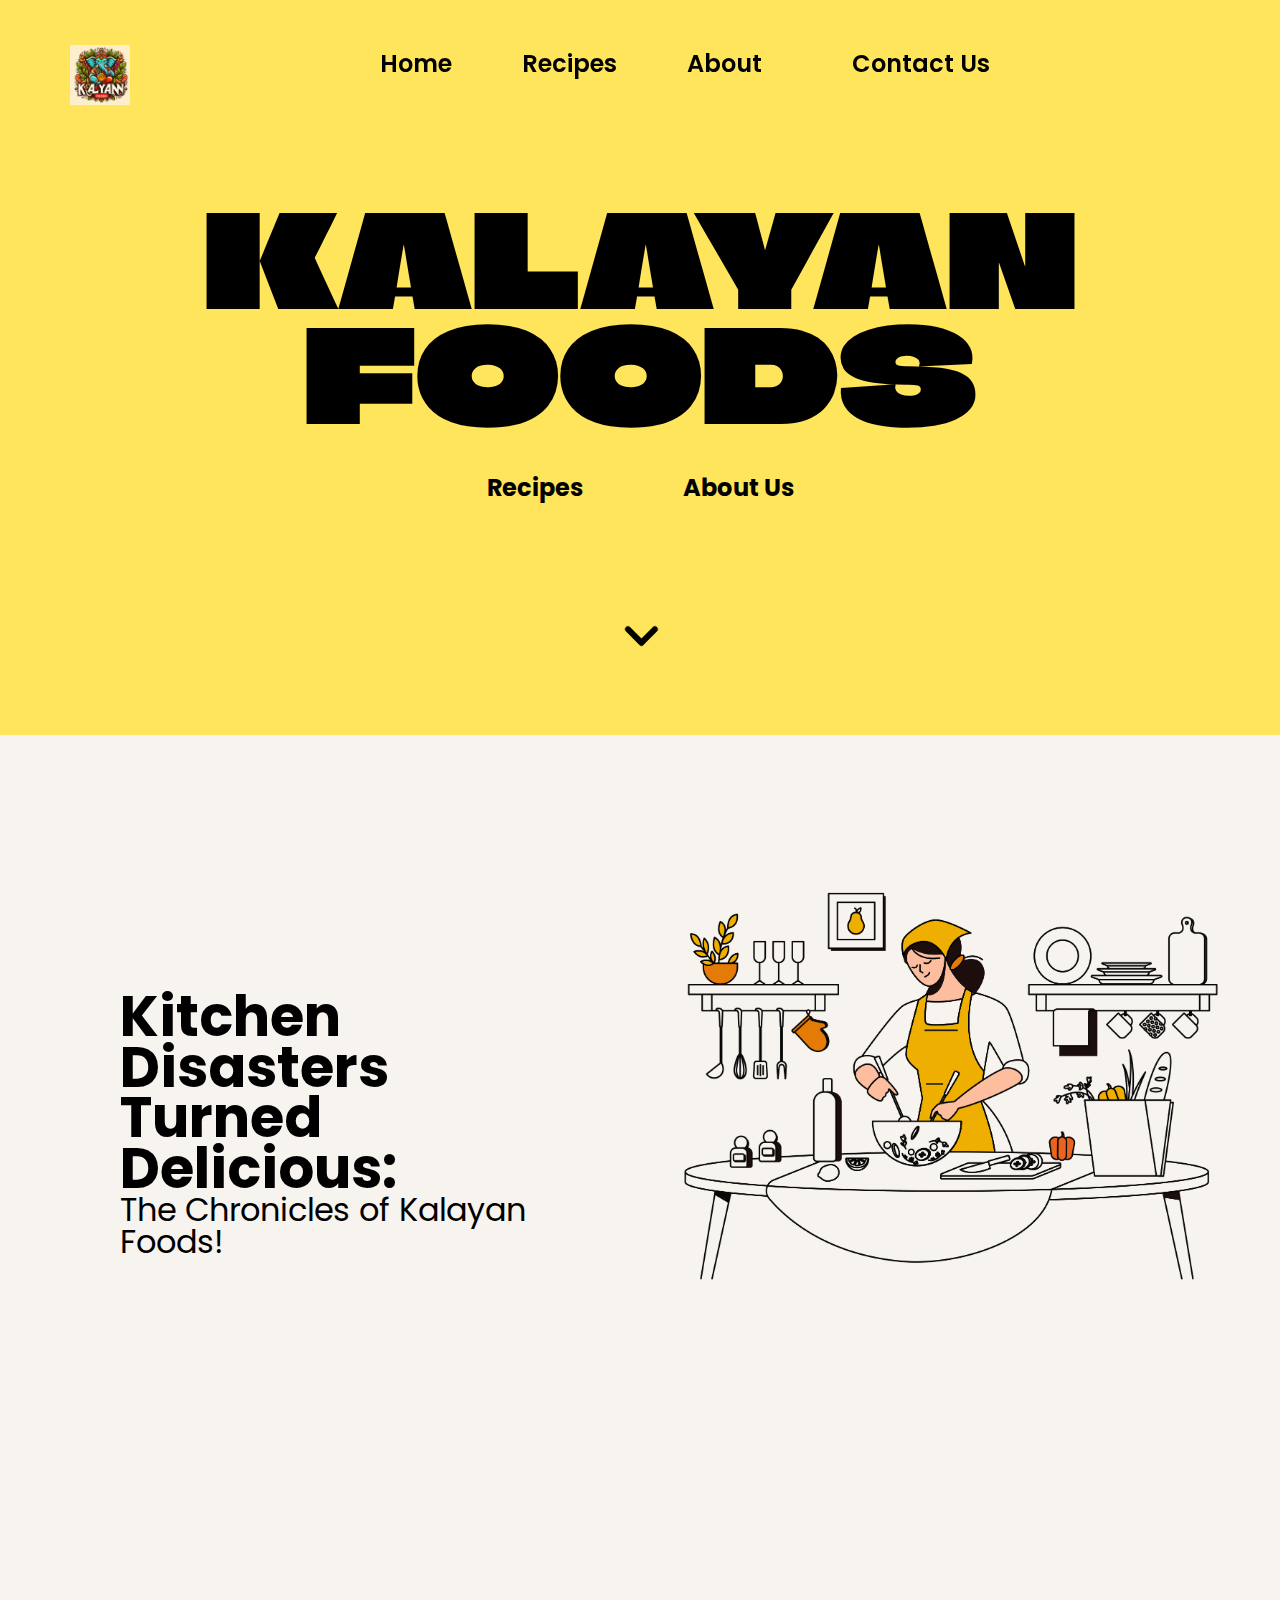
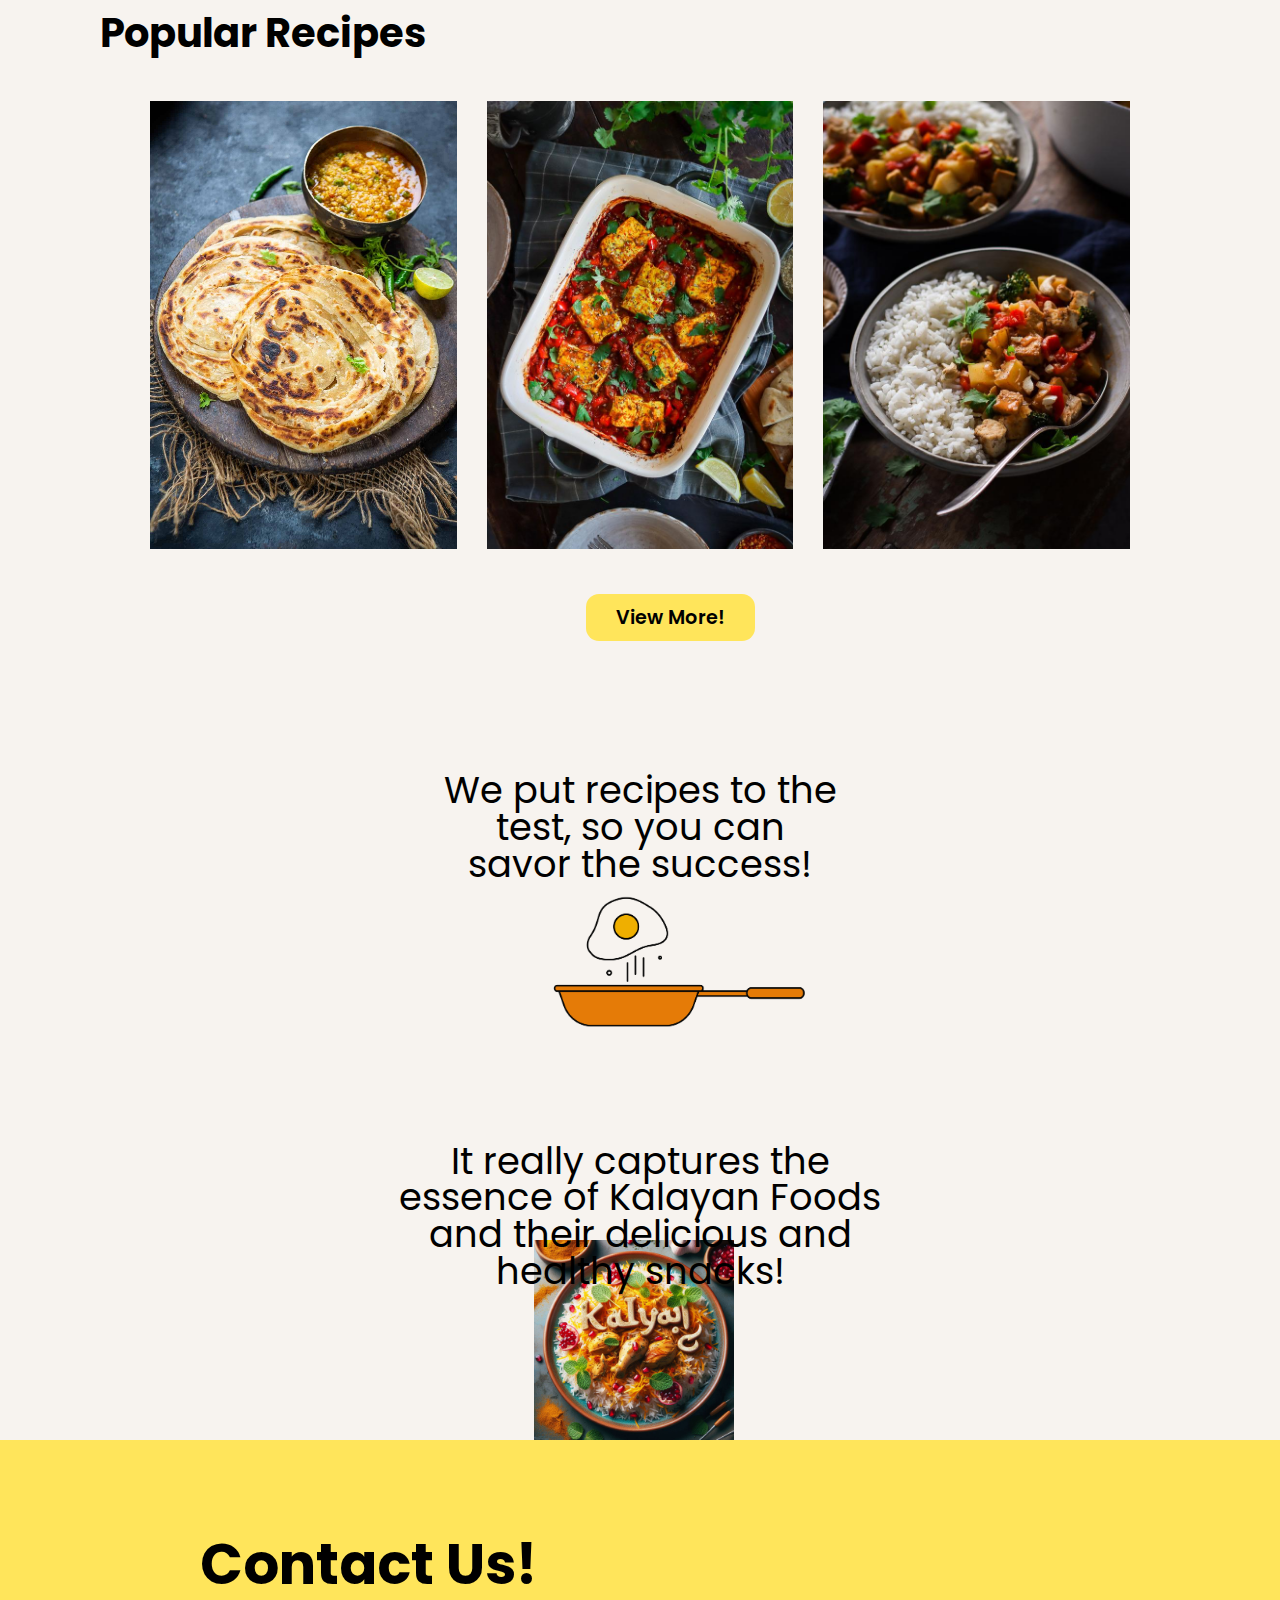
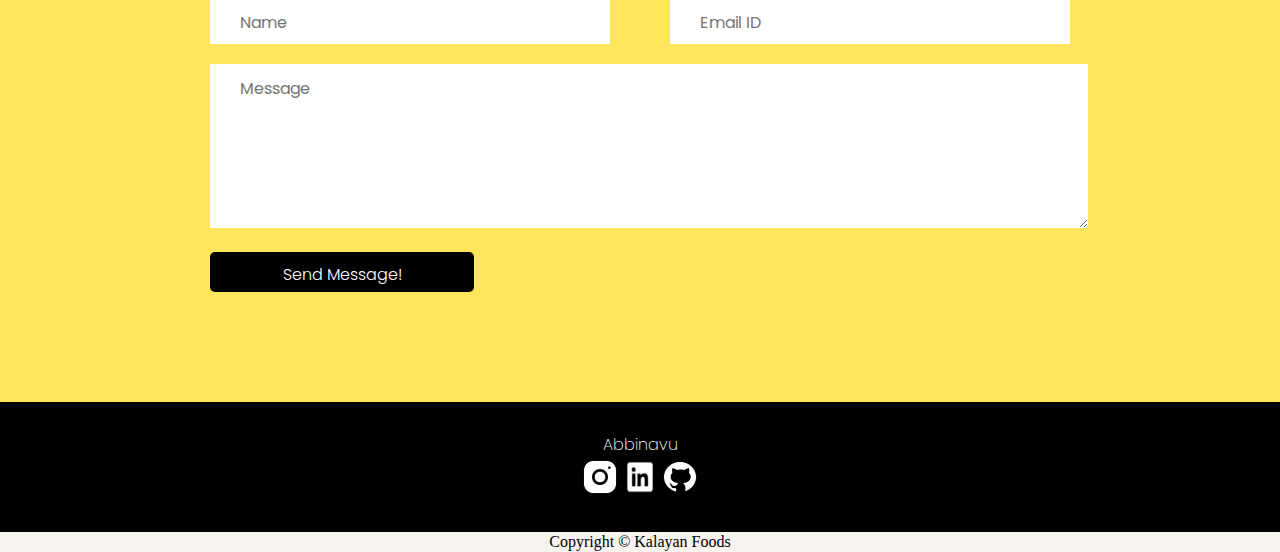
<file: index.html>
<!DOCTYPE html>
<html lang="en">

<head>
  <meta charset="UTF-8"><meta name="viewport" content="width=device-width, initial-scale=1.0">
  <title>Kalayan Foods | Home</title>
  <link href="./CSS files/landingpage.css" rel="stylesheet" type="text/css">
  <link rel="preconnect" href="https://fonts.googleapis.com">
  <link rel="preconnect" href="https://fonts.gstatic.com" crossorigin>
  <link href="https://fonts.googleapis.com/css2?family=Climate+Crisis&family=Poppins:ital,wght@0,400;0,600;0,700;0,800;0,900;1,400&display=swap" rel="stylesheet">
</head>

<body>
  <!-- setting up the Mouse cursor -->
  <div class="circle"></div>
  <div class="circle"></div>
  <div class="circle"></div>
  <div class="circle"></div>
  <div class="circle"></div>
  <div class="circle"></div>
  <div class="circle"></div>
  <div class="circle"></div>
  <div class="circle"></div>
  <div class="circle"></div>
  <div class="circle"></div>
  <div class="circle"></div>
  <div class="circle"></div>
  <div class="circle"></div>
  
  <!-- NAVBAR -->
  <div id="navbar">
        <div class="logo"></div>
        <div class="menu">
            <ul>
                <li><a href="#">Home</a></li>
                <li><a href="catalog.html">Recipes</a></li>
                <li><a href="aboutUs.html">About</a></li>
                <li><a href="index.html#contact" id="con">Contact Us</a></li>
            </ul>
        </div>

    </div>
  <div class="main_wrapper" id="main">
    <!-- Starting div of the landing page -->
    <div class="main_div">
      <h1>KALAYAN<br>FOODS</h1>
      <div class="menu2">
        <h2><a href="catalog.html">Recipes</a></h2>
        <h2><a href="aboutUs.html">About Us</a></h2>
      </div>
    </div>


  <!-- First hero section-->
    <a href="#hero_section1" id="arrow"><div class="arrow-container">
      <div class="arrow-down"></div>
    </div></a>
  </div>

  <div class="hero_section1" id="hero_section1">
    <div class="hero1">
      <h1>Kitchen Disasters Turned Delicious: </h1>
      <h3>The Chronicles of Kalayan Foods!</h3>
    </div>
    <div class="img1">
    </div>
  </div>


  <!-- Popular recipies div-->

<div class="popularrec">
  <h1>Popular Recipes</h1>
  <div class="cards">
    <a href="r1page.html"><img src="images/landing/r1.jpg" ></a>
    <a href="r3page.html"><img src="images/landing/r2.jpg"></a>
    <a href="r6page.html"><img src="images/landing/r3.jpg"></a>
  </div>
  <div class="viewmore"><a href="catalog.html">View More!</a></div>
 
</div>


  <!-- Second hero section -->

  <div class="hero_section2" >
    <div class="hero2">
      <h3>We put recipes to the <br>test, so you can<br>savor the success!</h3>
    </div>
    <div class="img2"></div>
  </div>


  <!-- Thumbnail -->

  <div class="hero_section2" >
    <div class="hero2">
      <h3> It really captures the essence of Kalayan Foods and their delicious and healthy snacks!</h3>
    </div>
    <div class="img3"></div>
  </div>
</body>


  <!-- Contact us-->
<div class="contactus" >
  <h1 id="contact">Contact Us!</h1>
  <form name="myform"  method="post" onsubmit="return validateemail();">
    <div class="formel" >
      <input type="text" placeholder="Name">
      <input type="email" id="email" placeholder="Email ID">
    </div>
    <textarea placeholder="Message" id="message"></textarea>
    <div class="mess"><input type="submit" value="Send Message!"></div>
  </form>
</div>

<script src="JS files/landing.js" type="text/javascript"></script>

<!-- Common footer for all subpages -->

<footer>
  <div class="footer">
    <div class="footer1">
      <h2>Abbinavu</h2>
      <div class="logos">
        <a href="https://www.instagram.com/abbinavu/" target="_blank"><img src="images/instalogo.png" ></a>
        <a href="https://www.linkedin.com/in/abbinavu-t-683997251/" target="_blank"><img src="images/linkedinlogo.png" ></a>
        <a href="https://github.com/Abbinavu" target="_blank"><img src="images/githublogo.png" ></a>
      </div>
    </div>
  </div>
</footer>
<p style="text-align: center; padding:1px; margin: 0;">Copyright &copy Kalayan Foods</p>

</html>
</file>
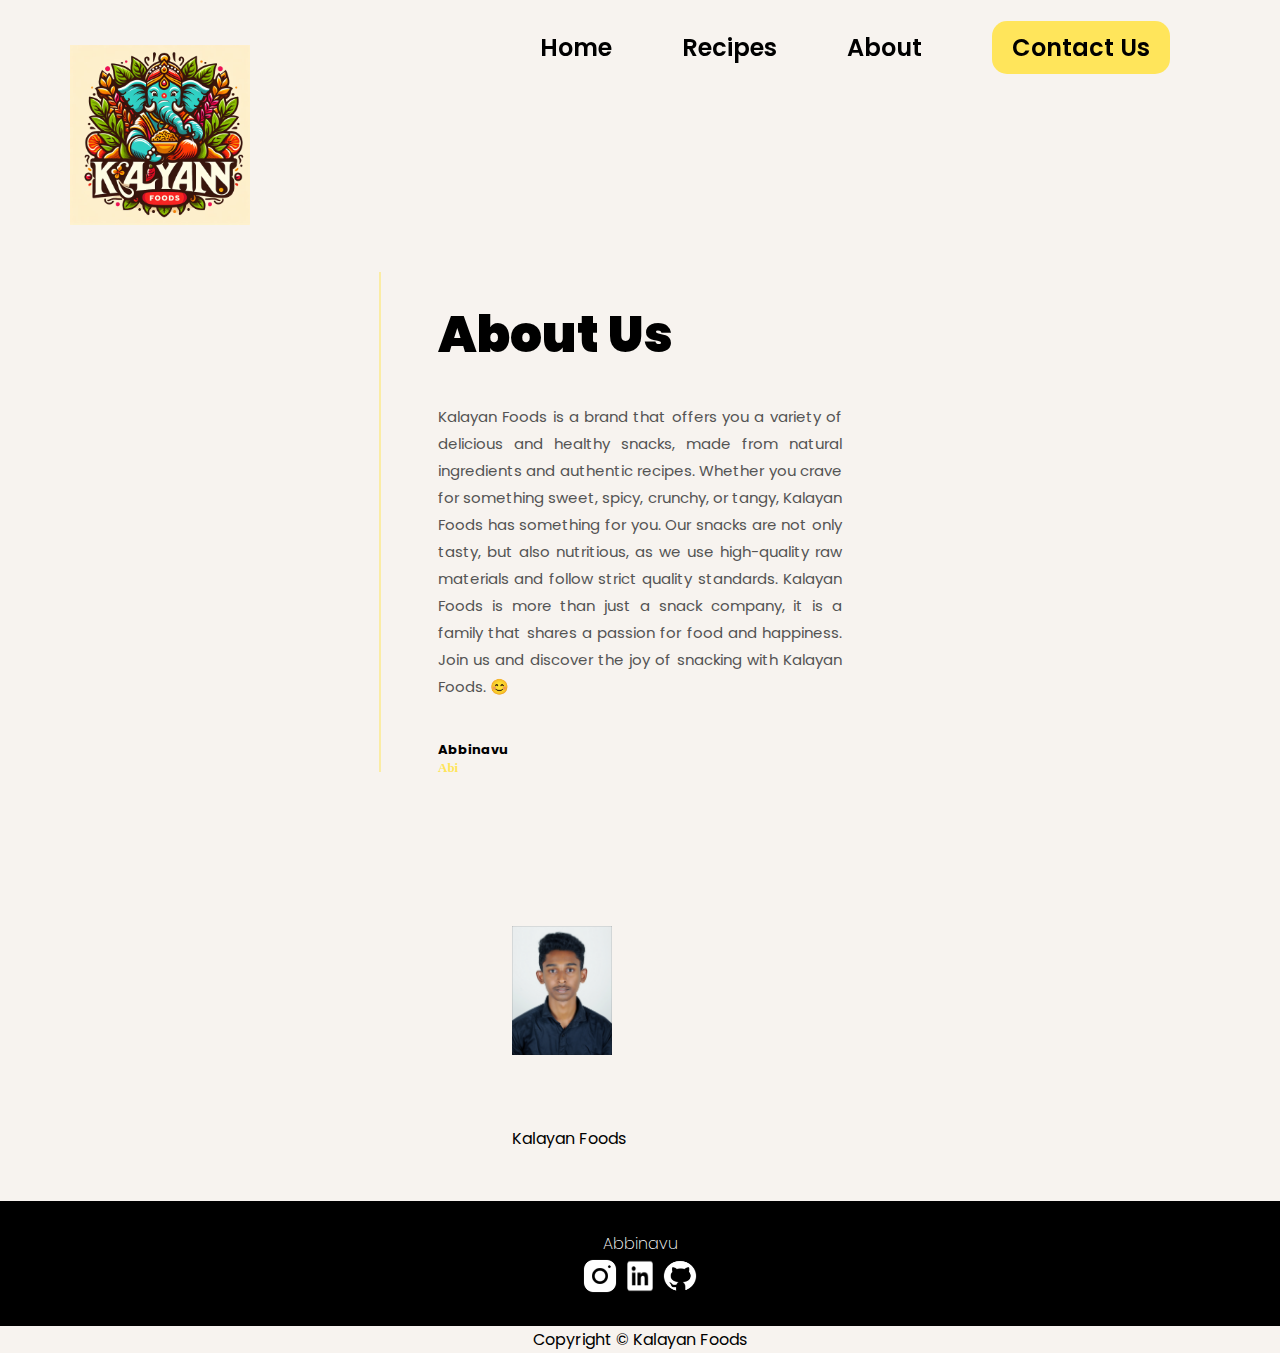
<file: aboutUs.html>
<html lang="en"></html>
<head>
    <meta charset="UTF-8"><meta name="viewport" content="width=device-width, initial-scale=1.0">
    <title>Kalayan Foods | About</title>
    <link rel="stylesheet" href="./CSS files/aboutUs.css">
    <link rel="stylesheet" href="https://cdnjs.cloudflare.com/ajax/libs/font-awesome/5.15.4/css/all.min.css">
    <link rel="preconnect" href="https://fonts.googleapis.com">
    <link rel="preconnect" href="https://fonts.gstatic.com" crossorigin>
    <link href="https://fonts.googleapis.com/css2?family=Climate+Crisis&family=Poppins:wght@400;500;600;700;900&display=swap" rel="stylesheet">
    <link rel="stylesheet" href="https://cdnjs.cloudflare.com/ajax/libs/font-awesome/5.15.3/css/all.min.css">
    <link rel="preconnect" href="https://fonts.googleapis.com">
<link rel="preconnect" href="https://fonts.gstatic.com" crossorigin>
<link href="https://fonts.googleapis.com/css2?family=Sacramento&display=swap" rel="stylesheet">
</head>

<body>
  <!-- setting up the Mouse cursor -->
    <div class="circle"></div>
    <div class="circle"></div>
    <div class="circle"></div>
    <div class="circle"></div>
    <div class="circle"></div>
    <div class="circle"></div>
    <div class="circle"></div>
    <div class="circle"></div>
    <div class="circle"></div>
    <div class="circle"></div>
    <div class="circle"></div>
    <div class="circle"></div>
    <div class="circle"></div>
    <div class="circle"></div>
    

      <!-- NAVBAR -->
    <div id="navbar">
        <div class="logo"></div>
        <div class="menu">
            <ul>
                <li><a href="index.html">Home</a></li>
                <li><a href="catalog.html">Recipes</a></li>
                <li><a href="aboutUs.html">About</a></li>
                <li><a href="index.html#contact" id="con">Contact Us</a></li>
            </ul>
        </div>
        
    </div>
    <script src="JS files/common.js" type="text/javascript"></script>


    <!-- about-section text-->
    <div class="about-section">
        <div class="inner-container">
            <h1>About Us</h1>
            <p class="text">
              Kalayan Foods is a brand that offers you a variety of delicious and healthy snacks, made from natural ingredients and authentic recipes. Whether you crave for something sweet, spicy, crunchy, or tangy, Kalayan Foods has something for you. Our snacks are not only tasty, but also nutritious, as we use high-quality raw materials and follow strict quality standards. Kalayan Foods is more than just a snack company, it is a family that shares a passion for food and happiness. Join us and discover the joy of snacking with Kalayan Foods. 😊
            </p>
            <div class="skills">
                <span>Abbinavu</span>
            </div>
            <div class="skills" style="font-family: Sacramanto; color:  #ffe55b;" >
                <span>Abi</span>
            </div>
        </div>
        </div>
    </div>

    <!-- Contributors image -->
    <div class="us">
        <div class="usimage"></div>
        <div class="ustext">Kalayan Foods </div>
    </div>

    <!-- Common footer for all subpages -->
    <footer>
        <div class="footer">
          <div class="footer1">
            <h2>Abbinavu</h2>
            <div class="logos">
              <a href="https://www.instagram.com/abbinavu/" target="_blank"><img src="images/instalogo.png" ></a>
              <a href="https://www.linkedin.com/in/abbinavu-t-683997251/" target="_blank"><img src="images/linkedinlogo.png" ></a>
              <a href="https://github.com/Abbinavu" target="_blank"><img src="images/githublogo.png" ></a>
            </div>
          </div>
        </div>
      </footer>
      <p style="text-align: center; padding:1px; margin: 0;">Copyright &copy Kalayan Foods</p>
</body>
</file>
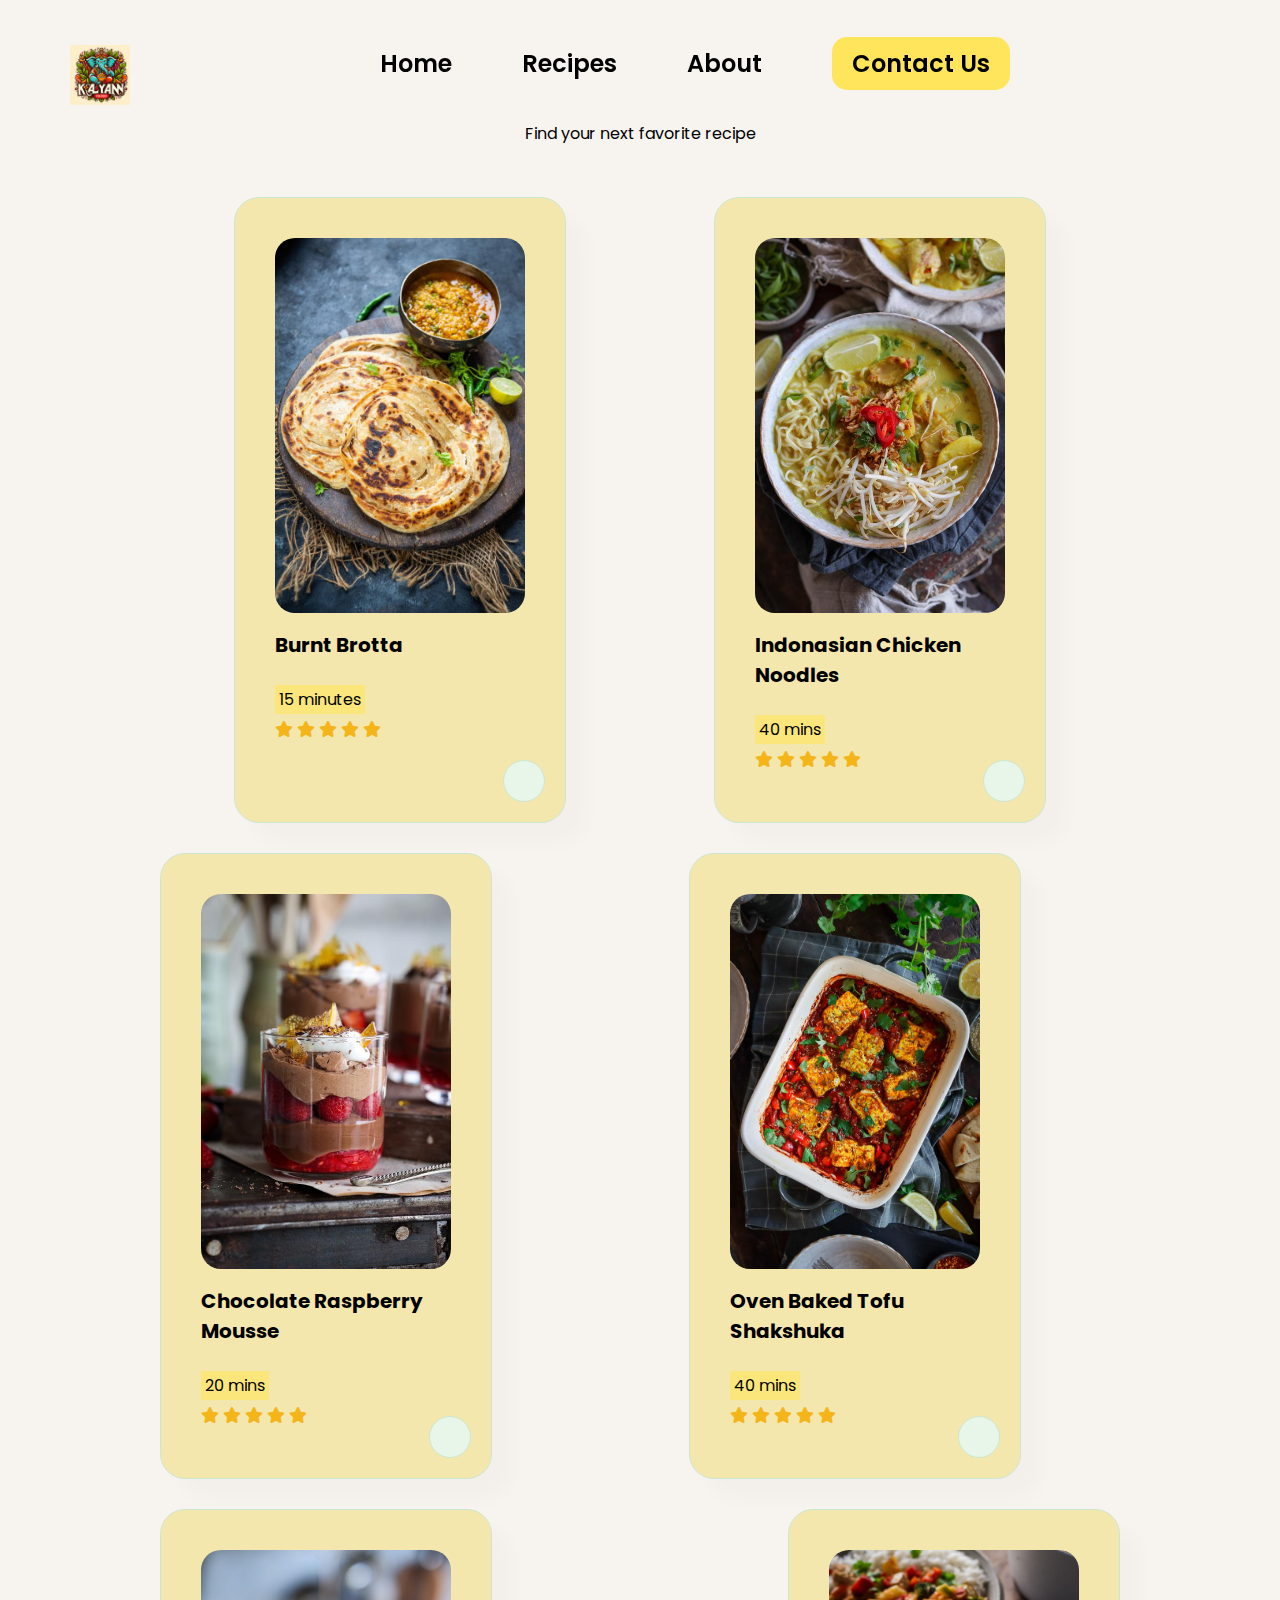
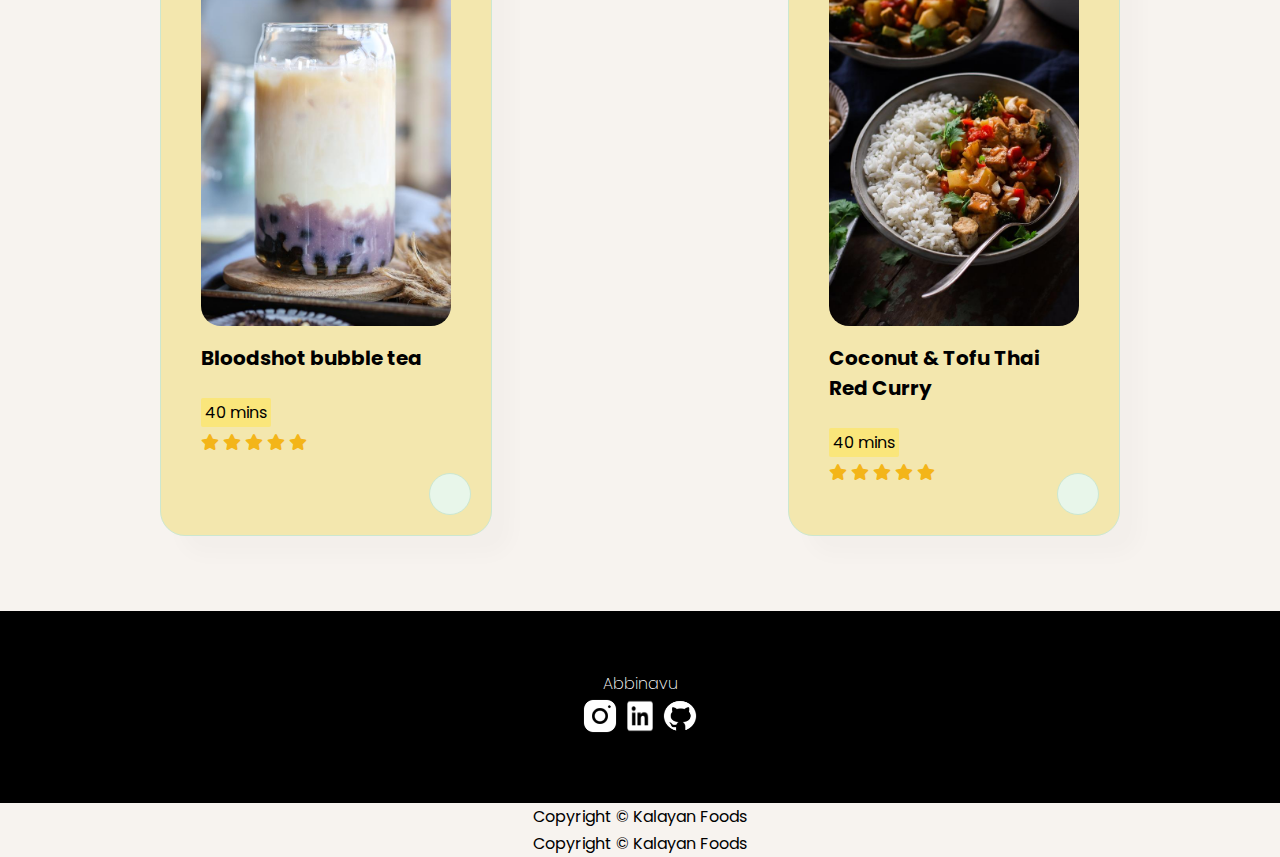
<file: catalog.html>
<!DOCTYPE html> 
<html>
    <head>
        <title>Kalayan Foods | Catalog</title>
    </head>
    <link rel="stylesheet" href="./CSS files/catalog.css">
    <link rel="stylesheet" href="https://cdnjs.cloudflare.com/ajax/libs/font-awesome/5.15.4/css/all.min.css">
    <link rel="preconnect" href="https://fonts.googleapis.com">
<link rel="preconnect" href="https://fonts.gstatic.com" crossorigin>
<link href="https://fonts.googleapis.com/css2?family=Climate+Crisis&family=Poppins:wght@400;500;600;700;900&display=swap" rel="stylesheet">
<link rel="stylesheet" href="https://cdnjs.cloudflare.com/ajax/libs/font-awesome/5.15.3/css/all.min.css">

    <body>
     <!-- setting up the Mouse cursor -->
    <div class="circle"></div>
    <div class="circle"></div>
    <div class="circle"></div>
    <div class="circle"></div>
    <div class="circle"></div>
    <div class="circle"></div>
    <div class="circle"></div>
    <div class="circle"></div>
    <div class="circle"></div>
    <div class="circle"></div>
    <div class="circle"></div>
    <div class="circle"></div>
    <div class="circle"></div>
    <div class="circle"></div>

      <!-- NAVBAR -->
    <div id="navbar">
        <div class="logo">
            
        </div>
        <div class="menu">
            <ul>
                <li><a href="index.html">Home</a></li>
                <li><a href="catalog.html">Recipes</a></li>
                <li><a href="aboutUs.html">About</a></li>
                <li><a href="index.html#contact" id="con">Contact Us</a></li>
            </ul>
        </div>
        
    </div>
    <script src="JS files/common.js" type="text/javascript"></script>
    
        <div>
        <section id="product1" class="sec1">
            <h2><br></h2>
            <div class="moving-text">
                <span><p>Find your next favorite recipe</p></span>
            </div>

            <div class="c-container">
                
                <!-- div class pro for each recipie -->
                <a href="r1page.html">
                <div class="pro">
                    <div class="image-container">
                        <!-- div class overlay text over each image -->
                        <img src="images/catalogpage/r4.jpg" alt="Image">
                        <div class="overlay-text">Delight in the Flaky Marvel of Homemade Parottas!
                            Experience the Magic of Homemade Parottas: Flaky, Crispy, and Oh-So-Tasty!</div>
                    </div>
                    <div class="description">
                        <span><b>Burnt Brotta</b></span>
                        <h2></h2>
                        <div class="tags_div">
                            <div class="tag">15 minutes</div>
                        </div>
                        <div class="review" style=" color: rgb(243, 181, 25);">
                            <i class="fas fa-star"></i>
                            <i class="fas fa-star"></i>
                            <i class="fas fa-star"></i>
                            <i class="fas fa-star"></i>
                            <i class="fas fa-star"></i>
                        </div>
                        </div>
                        <!-- div On clicking basket icon, goes to that particular recipie page -->
                        <a href="r1page.html"><i class="fas fa-shopping-basket basket"></i></a>
                    </div>
                    </a>

                    <a href="r2page.html">
                    <div class="pro">
                        <div class="image-container">
                            <img src="images/catalogpage/r1.jpg" alt="Image">
                            <div class="overlay-text">This soup is brimming with a rich symphony of flavours from aromatic ingredients like ginger, garlic, shallots, and turmeric, lending it a unique colour and flavour profile. Mixed with noodles, potatoes, and a variety of veggies, this combination results in a delicious, filling soup that everyone can enjoy.</div>
                        </div>
                        <div class="description">
                            <span><b>Indonasian Chicken Noodles</b></span>
                            <h2></h2>
                            <div class="tags_div">
                                <div class="tag">40 mins</div>
                            </div>
                            <div class="review" style=" color: rgb(243, 181, 25);">
                                <i class="fas fa-star"></i>
                                <i class="fas fa-star"></i>
                                <i class="fas fa-star"></i>
                                <i class="fas fa-star"></i>
                                <i class="fas fa-star"></i>
                            </div>
                            </div>
                            <a href="r2page.html"><i class="fas fa-shopping-basket basket"></i></a>
                        </div>
                    </a>

                    <a href="r4page.html">
                        <div class="pro">
                            <div class="image-container">
                                <img src="images/catalogpage/r3.jpg" alt="Image">
                                <div class="overlay-text">Dazzle the senses with this indulgently creamy mousse. It has a beautifully rich texture that is balanced by tart and juicy fresh raspberries. The caramel shard topping is not only beautiful, but also adds a satisfying crunch to this dessert.</div>
                            </div>
                            <div class="description">
                                <span><b>Chocolate Raspberry Mousse</b></span>
                                <h2></h2>
                                <div class="tags_div">
                                    <div class="tag">20 mins</div>
                                </div>
                                <div class="review" style=" color: rgb(243, 181, 25);">
                                    <i class="fas fa-star"></i>
                                    <i class="fas fa-star"></i>
                                    <i class="fas fa-star"></i>
                                    <i class="fas fa-star"></i>
                                    <i class="fas fa-star"></i>
                                </div>
                                </div>
                                <a href="r4page.html"><i class="fas fa-shopping-basket basket"></i></a>
                            </div>
                        </a>

                            <a href="r3page.html">
                            <div class="pro">
                                <div class="image-container">
                                    <img src="images/catalogpage/r5.jpg" alt="Image">
                                    <div class="overlay-text">Shakshuka is known as an easy and healthy breakfast option in many countries, but it can definitely be enjoyed at any time during the day. We gave our own plant-based spin to the classic dish </div>
                                </div>
                                <div class="description">
                                    <span><b>Oven Baked Tofu Shakshuka</b></span>
                                    <h2></h2>
                                    <div class="tags_div">
                                        <div class="tag">40 mins</div>
                                    </div>
                                    <div class="review" style=" color: rgb(243, 181, 25);">
                                        <i class="fas fa-star"></i>
                                        <i class="fas fa-star"></i>
                                        <i class="fas fa-star"></i>
                                        <i class="fas fa-star"></i>
                                        <i class="fas fa-star"></i>
                                    </div>
                                    </div>
                                    <a href="r3page.html"><i class="fas fa-shopping-basket basket"></i></a>
                                </div>
                            </a>

                            <a href="r5page.html">
                                <div class="pro">
                                    <div class="image-container">
                                        <img src="images/catalogpage/r2.jpg" alt="Image">
                                        <div class="overlay-text">Bubble tea, as the name suggests, is a tea-based drink from Taiwan. Bubble tea can come in many flavours and have toppings that range from chewy tapioca pearls, grass jelly, aloe vera, or red beans. </div>
                                    </div>
                                    <div class="description">
                                        <span><b>Bloodshot bubble tea</b></span>
                                        <h2></h2>
                                        <div class="tags_div">
                                            <div class="tag">40 mins</div>
                                        </div>
                                        <div class="review" style=" color: rgb(243, 181, 25);">
                                            <i class="fas fa-star"></i>
                                            <i class="fas fa-star"></i>
                                            <i class="fas fa-star"></i>
                                            <i class="fas fa-star"></i>
                                            <i class="fas fa-star"></i>
                                        </div>
                                        </div>
                                        <a href="r5page.html"><i class="fas fa-shopping-basket basket"></i></a>
                                    </div>
                                    </a>

                                    <a href="r6page.html">
                                    <div class="pro">
                                        <div class="image-container">
                                            <img src="images/catalogpage/r6.jpg" alt="Image">
                                            <div class="overlay-text">This creamy Thai curry is on regular rotation in our home. It's loaded with veggies, tofu, and potatoes, making it hearty and filling.</div>
                                        </div>
                                        <div class="description">
                                            <span><b>Coconut & Tofu Thai Red Curry</b></span>
                                            <h2></h2>
                                            <div class="tags_div">
                                                <div class="tag">40 mins</div>
                                            </div>
                                            <div class="review" style=" color: rgb(243, 181, 25);">
                                                <i class="fas fa-star"></i>
                                                <i class="fas fa-star"></i>
                                                <i class="fas fa-star"></i>
                                                <i class="fas fa-star"></i>
                                                <i class="fas fa-star"></i>
                                            </div>
                                            </div>
                                            <a href="r6page.html"><i class="fas fa-shopping-basket basket"></i></a>
                                        </div>
                                    </a>
                </div>
        </section>
    </div>

    <!-- Common footer for all subpages -->
        <footer>
        <div class="footer">
          <div class="footer1">
            <h2>Abbinavu</h2>
            <div class="logos">
              <a href="https://www.instagram.com/abbinavu/" target="_blank"><img src="images/instalogo.png" ></a>
              <a href="https://www.linkedin.com/in/abbinavu-t-683997251/" target="_blank"><img src="images/linkedinlogo.png" ></a>
              <a href="https://github.com/Abbinavu" target="_blank"><img src="images/githublogo.png" ></a>
            </div>
          </div>
        </div>
      </footer>
      <p style="text-align: center; padding:1px; margin: 0;">Copyright &copy Kalayan Foods</p>
          <p style="text-align: center; padding:1px; margin: 0;">Copyright &copy Kalayan Foods</p>
    </body>
</html>
</file>
<file: CSS files/landingpage.css>
*{
  scroll-behavior: smooth;
  cursor: none;
}
body {
  background-color: #F7F3EF;
  margin: 0px;
}

#navbar{
    position: fixed;
    padding: 30px 50px 0px 70px;
    display: flex;
    max-width: 100%;
}

.logo{
  margin-right: 170px;
  width: 100px;
  height: 100px;
  background-image: url("../images/logo.jpeg");
  background-size: 60%;
  background-repeat: no-repeat;
  margin-top: 15px;
}

ul{
    display: flex;
    gap:70px;
    justify-content: space-around;
}
#navbar{
  transition: all 300ms ease;
}

#navbar li{
    list-style: none;
}

#navbar a{
    font-weight: 600;
    font-size: 1.5rem;
    font-family: 'Poppins';
    color: black;
    text-decoration: none;
}

#con{
    background-color: #ffe55b;
    padding: 10px 20px;
    border-radius: 13px;
}
/*==================================================================*/
  .circle {
    height: 12px;
    width: 12px;
    border-radius: 12px;
    background-color: black;
    position: fixed;
  
    top: 0;
    left: 0;
    pointer-events: none;
    z-index: 99999999; /* so that it stays on top of all other elements */
  }
/*==================================================================*/
  .main_wrapper {
    background-color: #ffe55b;
    padding: 0px 0px 10px 0px;
  }
  
  .main_div {
    margin: 0px;
  }
.main_div  h1 {
    color: black;
    font-family: "Climate Crisis";
    font-size: 8rem;
    line-height: 90%;
    text-align: center;
    padding: 200px 200px 0px 200px;
    margin: 0px;
    align-content: center;
    transition: line-height 500ms ease;
  }
  
  .main_div h1:hover {
    line-height: 80%;
  }
  
  .menu2 {
    width: 40%;
    border-radius: 24px;
    display: flex;
    gap: 100px;
    margin: 20px auto;
    justify-content: center;
  }
  .menu2 a,.menu a {
    text-decoration: none;
    color: black;
    font-family: "Poppins";
    transition: all 400ms ease;
    border-radius: 15px;
  }
  .menu2 a:hover,.menu a:hover {
    background-color: white;
    padding: 0.86rem 1.51rem;
  }

/*==============================================================*/
  .arrow-container {
    margin: auto;
    padding: 80px;
    width: 25px;
    animation: bounce 1600ms infinite cubic-bezier(0.445, 0.05, 0.55, 0.95);
    height: 20px;
  }
  #arrow{
    cursor: none;
  }
  .arrow-down {
    height: 6px;
    background: black;
    transform: rotate(45deg);
    transform-origin: 0% 0%;
    border-radius: 5px;
  }
  .arrow-down:after {
    content: "";
    position: absolute;
    width: 100%;
    height: 100%;
    bottom: 0;
    left: 100%;
    border-radius: 5px;
    background: black;
    transform: rotate(-90deg);
    transform-origin: 0% 100%;
  }
  
  @keyframes bounce {
    50% {
      transform: translateY(-15px);
    }
  }
/*==================================================*/
  .hero_section1 {
    height: 100%;
    color: black;
    display: flex;
    padding: 140px 20px;
    margin: 0px 20px;
    
  }

  .hero1{
    margin: auto;
    padding: 80px;
  }
  .hero1 h1,.contactus h1, .popularrec h1{
    font-family: 'Poppins';
    font-size: 3.5rem;
    line-height: 90%;
    font-weight: bold;
    margin: 0;
  }
  .hero1 h3, .hero2 h3{
    font-family: 'Poppins';
    font-size: 2rem;
    line-height: 100%;
    font-weight: 400;
    margin: 0px;

  }
/*==================================================*/
.popularrec{
  padding:100px;
}
.popularrec h1{
  font-size: 2.5rem;
}
.cards{
  padding: 50px;
  display: flex;
  gap:30px;
  justify-content: space-around;
}

.popularrec img{
  width:20rem;
  height: 28rem;
  max-width: 100%;
  transition: width 500ms ease,height 500ms ease;
}

.popularrec img:hover{
  width:21rem;
  height: 29rem;
}

.viewmore{
  width:50%;
  max-width:50%;
  padding-left:45%;
}
.viewmore a{
  margin:0px;
  padding: 10px 30px;
  font-family: 'Poppins';
  text-decoration: none;
  font-size: 1.2rem;
  font-weight: 600;
  color: black;
  background-color: #ffe55b;
  border-radius: 13px;
  transition: background-color 500ms ease, color 500ms ease;
}

.viewmore a:hover{
  color: #ffe55b;
  background-color: black;
}
/*==================================================*/
  .hero_section2{
    padding: 40px 30%;
  }
  .hero2 h3{
    font-size: 2.3rem;
    margin:0px auto;
    text-align: center;
  }

.img1{
  height:500px;
  width: 100%;
  background-image: url("../images/landing/cooking.png");
  max-width: 100%;
  background-size: 100%;
  z-index: -1;
  background-repeat: no-repeat;
  
}
.img2{
  display: flex;
  justify-content: center;
  background-image: url("../images/landing/pan.png");
  background-size: 100%;
  max-width: 100%;
  background-repeat: no-repeat;
  margin: -50px 150px;
  height:280px;
  width: 280px;
}
.img3{
  display: flex;
  justify-content: center;
  background-image: url("../images/landing/thumbnail.jpeg");
  background-size: 100%;
  max-width: 100%;
  background-repeat: no-repeat;
  margin: -50px 150px;
  height:200px;
  width: 200px;
}
/*==================================================*/
.contactus{
  margin: 10px 0px 0px 0px;
  padding:100px 200px;
  background-color: #ffe55b;
}
.formel{
  padding: 100px auto;
  display: flex;
  gap:40px;
}

input{
  font-family: "Poppins";
  font-size: 1rem;
  margin: 10px;
  width:100%;
  height: 40px;
  padding: 2px 30px;
  border: 0;
}

textarea{
  margin: 10px;
  width:93%;
  
  font-size: 1rem;
  font-family: "Poppins";
  height: 140px;
  padding: 12px 30px;
  border: 0;
}

input[type="submit"]{
  width: 30%;
  background-color: black;
  color: white;
  border: 0;
  padding:10px 20px;
  font-family: "Poppins";
  font-size: 1rem;
  font-weight: 300;
  margin:10px;
  border-radius: 5px;
}

.mess{
  width: 100%;
 margin: 0px auto; 
}
/*==================================================*/
footer{
  width:100%;
  height: 130px;
  cursor: pointer;
  background-color: black;
}
.footer{
  padding: auto 30px;
  justify-content: center;
  justify-items: center;
  padding:30px;
  display: flex;
  gap:200px;
}

.logos{
  
  display: flex;
}
.logos img{
  width:40px;
  height:40px;
}

footer h2{
  font-size: 1rem;
  color:white;
   font-family: "Poppins"; 
   font-weight: 200;
    margin: 0; 
    text-align: center;
}
</file>
<file: CSS files/aboutUs.css>
*{
    scroll-behavior: smooth;
    
  }
  body {
    background-color: #F7F3EF;
    margin: 0px;
    cursor: none;
  }
  
  #navbar {
    position: fixed;
    top: 0;
    left: 0;
    right: 0;
    padding: 30px 50px 0px 70px;
    display: flex;
    z-index: 999;
    justify-items: center;
}

  
  .logo{
    margin-right: 170px;
    width: 300px;
    height: 300px;
    background-image: url("../images/logo.jpeg");
    background-size: 60%;
    background-repeat: no-repeat;
    margin-top: 15px;
  }
  
  ul{
      display: flex;
      gap:70px;
      justify-content: space-around;
  }
  #navbar{
    transition: all 300ms ease;
  }
  
  #navbar li{
      list-style: none;
  }
  
  #navbar a{
      font-weight: 600;
      font-size: 1.5rem;
      font-family: 'Poppins';
      color: black;
      text-decoration: none;
      transition: all 400ms ease;
    border-radius: 15px;
    
  }

  #navbar a:hover {
    background-color: white;
    padding: 0.86rem 1.51rem;
    
  }
  #con{
      background-color: #ffe55b;
      padding: 10px 20px;
      border-radius: 13px;
  }
  /*==================================================================*/
    .circle {
      height: 12px;
      width: 12px;
      border-radius: 12px;
      background-color: black;
      position: fixed;
    
      top: 0;
      left: 0;
      pointer-events: none;
      z-index: 99999999; /* so that it stays on top of all other elements */
    }

    html,body {
    height: 100%;
    margin: 0;
    padding: 0;
    }

body{
    font-family: "Poppins";
    min-height: 100vh;
    display: flex;
    flex-direction: column;
    align-items: center;
    justify-content: center;
    background-color: #F7F3EF;
}
*{
    margin: 0;
    padding: 0;
    box-sizing: border-box;
}
.about-section{
  padding:600px 0px 0px 0px;
  background-color: #F7F3EF;
    display: flex;
    align-items: center;
    justify-content: center;

}


.inner-container{
    width: 55%;
    background-color: #F7F3EF;
    padding: 150px;
    position: relative;
}

.inner-container h1{
    margin-bottom: 30px;
    font-size: 50px;
    font-weight: 900;
}

.inner-container::before {
    content: "";
    position: absolute;
    top: 125px;
    bottom: 0;
    left: 13%;
    transform: translateX(-50%);
    width: 1px;
    height: 500px;
    background-color:  #ffe55b;
}
.text{
    font-size: 15px;
    color: #545454;
    line-height: 180%;
    text-align: justify;
    margin-bottom: 40px;
}
.skills{
    display: flex;
    justify-content: space-between;
    font-weight: 700;
    font-size: 13px;
}

.us{
  margin-top: 0px;
  width: 50%;
  max-width: 50%;
  margin-left:30%;
}
.usimage{
  background: url(../images/aboutus/us.jpg);
  width: 200px;
  max-width: 100%;
  height: 200px;
  background-size: 50%;
  background-repeat: no-repeat;
  padding: 100px 0px 10px 0px;

}

.ustext{
  margin-bottom: 50px;
}

footer{
    margin:0;
    padding: 0px;
    width:100%;
    height: 130px;
    cursor: pointer;
    background-color: black;
    margin-top: auto;
  }
  .footer{
    padding: auto 30px;
    justify-content: center;
    justify-items: center;
    padding:30px;
    display: flex;
    gap:200px;
  }
  
  .logos{
    display: flex;
  }
  .logos img{
    width:40px;
    height:40px;
  }
  
  footer h2{
    font-size: 1rem;
    color:white;
     font-family: "Poppins"; 
     font-weight: 200;
      margin: 0; 
      text-align: center;
  }
</file>
<file: CSS files/catalog.css>
body{
    font-family: "Poppins";
}
.sec1{
    padding: 30px 160px;
}

#product1 .c-container{
    display: flex;
    justify-content: space-between;
    padding: 20px 0px 60px 0px;
    flex-wrap: wrap;
    float: left;
}

#product1{
    text-align: center;
}
#product1 .pro{
    width: 23%;
    min-width: 250px;
    padding: 10px 12px;
    border: 1px solid #cce7d0;
    border-radius: 25px;
    cursor: pointer;
    box-shadow: 20px 20px 20px rgba(0, 0, 0, 0.02);
    margin: 15px 0;
    transition: 0.2s ease;
    position: relative;
    padding: 40px 40px;
    background-color: #f3e7ae;
}

#product1 .pro:hover{
    box-shadow: 20px 20px 20px rgba(0, 0, 0, 0.06);
}

#product1 .pro img{
    width: 100%;
    border-radius: 20px;
}

#product1 .pro .description{
    text-align: start;
    padding: 10px 0;
}

#product1 .pro .description span{
    color: black;
    font-size: 20px;
    text-decoration: solid;
    text-align: center;
}

#product1 .pro .description h2{
    padding-top: 2px;
    color: #1a1a1a;
    font-size: 14px;
}

#product1 .pro .description i{
    font-size: 16px;
    color: rgb(243, 181, 25);
}
body{
    margin: 0px;
}
.tags_div{
    padding-bottom:3px;
    display: flex;
    gap:5px;


}
.tag{
    background-color: rgba(255,229,91,61%);
    padding:2px 4px;
    text-align: center;
    color: black;
    border-radius: 2px;
    font-family: "Poppins";
}


#product1 .pro .basket{
    width: 40px;
    height: 40px;
    line-height: 40px;
    border-radius: 50px;
    background-color: #e8f6ea;
    font-weight: 500;
    color: #088178;
    border: 1px solid #cce7d0;
    position: absolute;
    right: 10px;
    bottom: 20px;
    right: 20px;
    
}

*{
    scroll-behavior: smooth;
  }
  body {
    background-color: #F7F3EF;
    margin: 0px;
    cursor: none;
  }
  
  #navbar{ 
      position: fixed;
      padding: 30px 50px 0px 70px;
      display: flex;
      z-index: 1;
  
  }
  
  .logo{
    margin-right: 170px;
    width: 100px;
    height: 100px;
    background-image: url("../images/logo.jpeg");
    background-size: 60%;
    background-repeat: no-repeat;
    margin-top: 15px;
  }
  
  ul{
      display: flex;
      gap:70px;
      justify-content: space-around;
  }
  #navbar{
    transition: all 300ms ease;
  }
  
  #navbar li{
      list-style: none;
  }
  
  #navbar a{
      font-weight: 600;
      font-size: 1.5rem;
      font-family: 'Poppins';
      color: black;
      text-decoration: none;
      transition: all 400ms ease;
    border-radius: 15px;
  }
  #navbar a:hover {
    background-color: white;
    padding: 0.86rem 1.51rem;
    
  }
  #con{
      background-color: #ffe55b;
      padding: 10px 20px;
      border-radius: 13px;
  }
  /*==================================================================*/
    .circle {
      height: 12px;
      width: 12px;
      border-radius: 12px;
      background-color: black;
      position: fixed;
    
      top: 0;
      left: 0;
      pointer-events: none;
      z-index: 99999999; /* so that it stays on top of all other elements */
    }

    a{
        text-decoration: none;
        color: black;
    }

    .image-container {
        position: relative;
        display: inline-block;
    }
    
    .overlay-text {
        position: absolute;
        top: 0;
        left: 0;
        width: 94%;
        height: 94%;
        background-color: rgba(255, 255, 255, 0.2); /* Almost transparent white background */
        color: #ffffff;
        text-decoration: solid;
        padding: 10px;
        opacity: 0;
        transition: opacity 0.3s ease-in-out;
        display: flex;
        justify-content: center;
        align-items: center;
        text-align: center;
    }
    .image-container:hover img {
        opacity: 0.7; /* Change the opacity of the image when hovered */
    }
    
    .image-container:hover .overlay-text {
        opacity: 1; /* Display the text when the container is hovered */
    }
    
    .moving-text {
        overflow: hidden;
    }
    
    .moving-text span {
        display: inline-block;
        white-space: nowrap;
        animation: marquee 10s linear infinite;
    }
    
    @keyframes marquee {
        0% {
        transform: translateX(100%);
        }
        
        100% {
            transform: translateX(-100%);
        }
    }
    

    footer{
        background-color: black;
        padding: 30px;
        text-align: center;
        color: white;
      }
      .footer{
        padding: auto 30px;
        justify-content: center;
        justify-items: center;
        padding:30px;
        display: flex;
        gap:200px;
      }
      
    .logos{
        display: flex;
    }
    .logos img{
        width:40px;
        height:40px;
    }
    
    footer h2{
        font-size: 1rem;
        color:white;
        font-family: "Poppins"; 
        font-weight: 200;
        margin: 0; 
        text-align: center;
    }
    html, body {
        height: 100%;
        margin: 0;
        padding: 0;
    }
    
    body {
        display: flex;
        flex-direction: column;
    }
    
    .content {
        flex: 1;
    }
</file>
